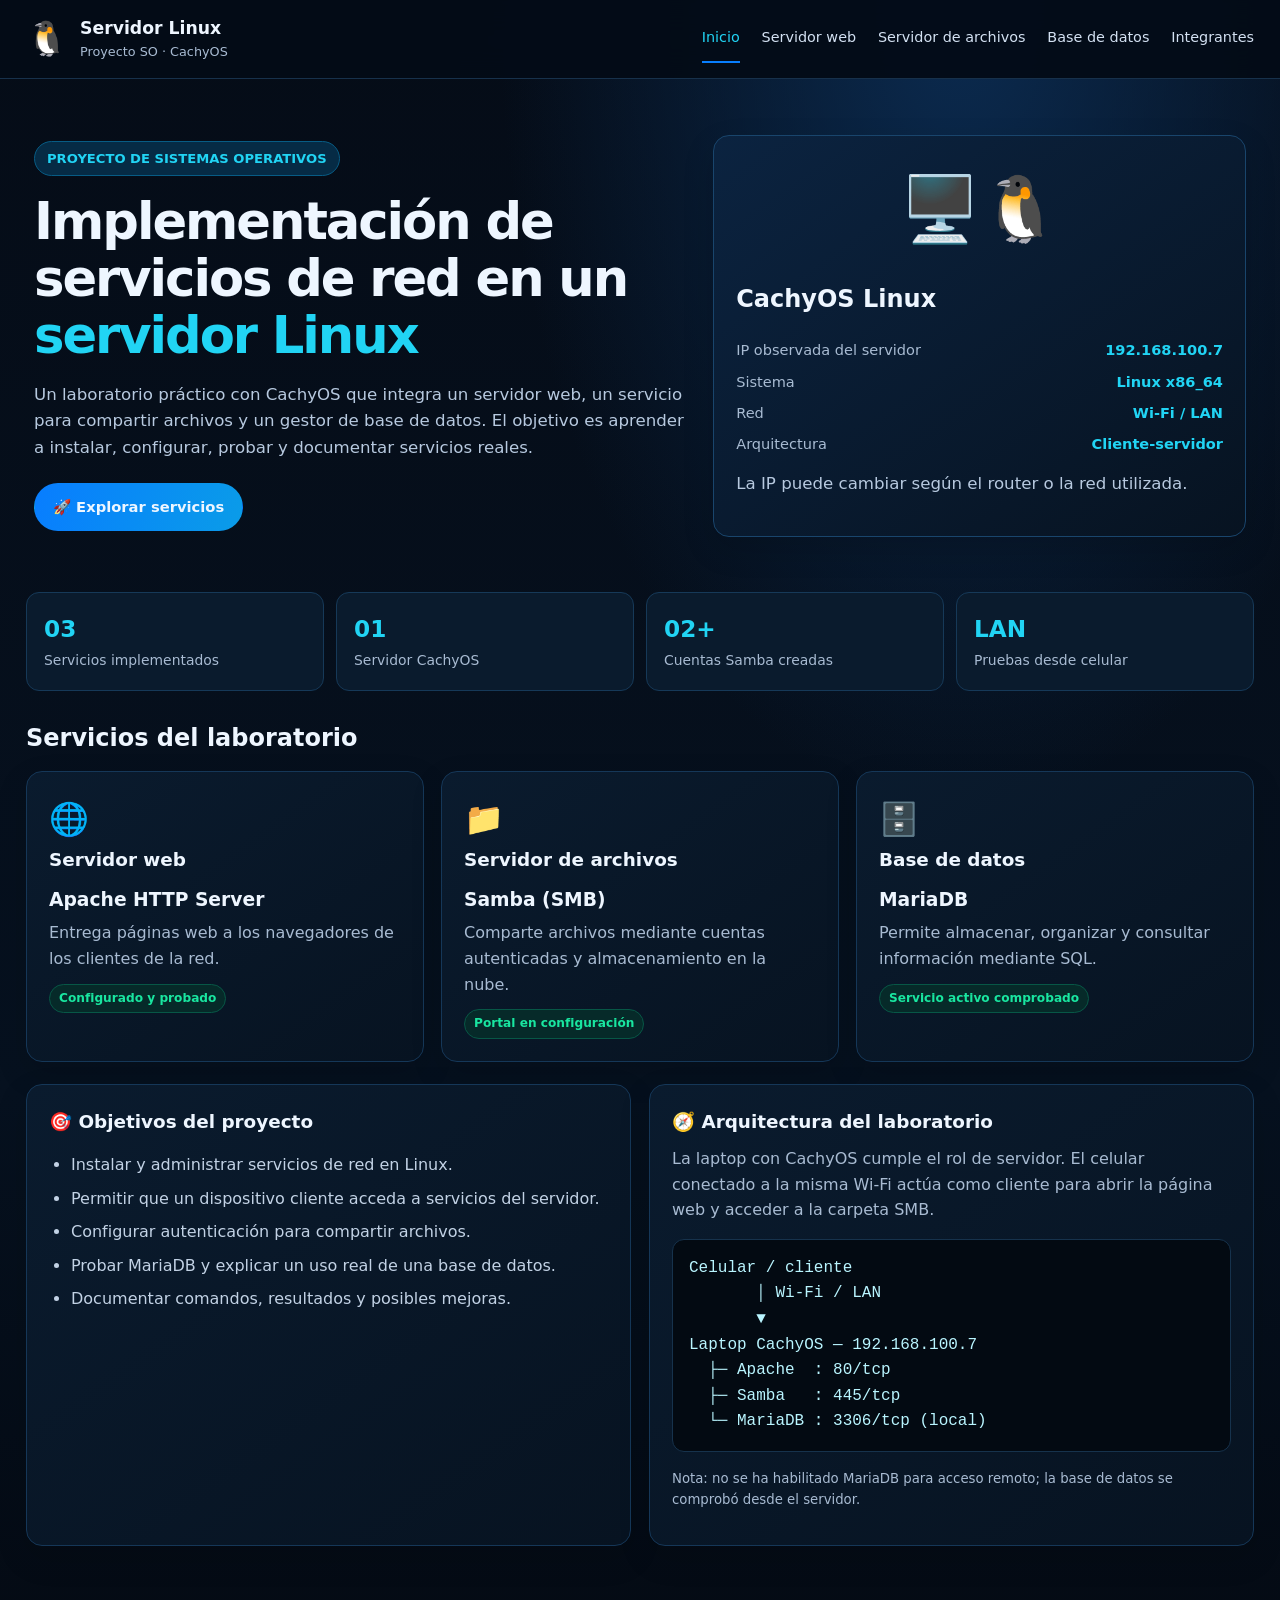
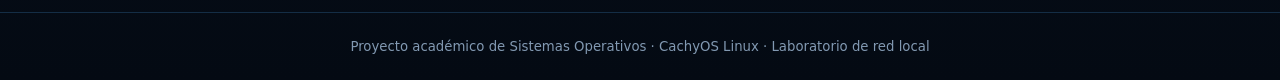
<file: index.html>
<!DOCTYPE html><html lang="es"><head><meta charset="UTF-8"><meta name="viewport" content="width=device-width, initial-scale=1"><meta name="theme-color" content="#050c17"><title>Inicio | Proyecto CachyOS</title><link rel="stylesheet" href="styles.css"></head><body><header class="topbar"><nav class="nav"><a class="brand" href="index.html"><span class="penguin">🐧</span><span><strong>Servidor Linux</strong><small>Proyecto SO · CachyOS</small></span></a><div class="navlinks"><a class="active" href="index.html">Inicio</a><a class="" href="web.html">Servidor web</a><a class="" href="archivos.html">Servidor de archivos</a><a class="" href="bd.html">Base de datos</a><a class="" href="integrantes.html">Integrantes</a></div></nav></header><main class="wrap">
<section class="hero"><div><span class="tag">PROYECTO DE SISTEMAS OPERATIVOS</span><h1>Implementación de servicios de red en un <span class="accent">servidor Linux</span></h1><p>Un laboratorio práctico con CachyOS que integra un servidor web, un servicio para compartir archivos y un gestor de base de datos. El objetivo es aprender a instalar, configurar, probar y documentar servicios reales.</p><div class="actions"><a class="btn primary" href="web.html">🚀 Explorar servicios</a></div></div><aside class="serverbox"><div class="servericon">🖥️🐧</div><h2>CachyOS Linux</h2><div class="info"><span>IP observada del servidor</span><strong>192.168.100.7</strong><span>Sistema</span><strong>Linux x86_64</strong><span>Red</span><strong>Wi‑Fi / LAN</strong><span>Arquitectura</span><strong>Cliente-servidor</strong></div><p class="navhint">La IP puede cambiar según el router o la red utilizada.</p></aside></section>
<div class="statgrid"><div class="stat"><strong>03</strong><span>Servicios implementados</span></div><div class="stat"><strong>01</strong><span>Servidor CachyOS</span></div><div class="stat"><strong>02+</strong><span>Cuentas Samba creadas</span></div><div class="stat"><strong>LAN</strong><span>Pruebas desde celular</span></div></div>
<h2 class="section-title">Servicios del laboratorio</h2><section class="grid3"><a class="card" href="web.html"><div class="icon">🌐</div><h2>Servidor web</h2><h3>Apache HTTP Server</h3><p>Entrega páginas web a los navegadores de los clientes de la red.</p><span class="status">Configurado y probado</span></a><a class="card" href="archivos.html"><div class="icon">📁</div><h2>Servidor de archivos</h2><h3>Samba (SMB)</h3><p>Comparte archivos mediante cuentas autenticadas y almacenamiento en la nube.</p><span class="status">Portal en configuración</span></a><a class="card" href="bd.html"><div class="icon">🗄️</div><h2>Base de datos</h2><h3>MariaDB</h3><p>Permite almacenar, organizar y consultar información mediante SQL.</p><span class="status">Servicio activo comprobado</span></a></section>
<section class="grid2"><article class="panel"><h2>🎯 Objetivos del proyecto</h2><ul class="list"><li>Instalar y administrar servicios de red en Linux.</li><li>Permitir que un dispositivo cliente acceda a servicios del servidor.</li><li>Configurar autenticación para compartir archivos.</li><li>Probar MariaDB y explicar un uso real de una base de datos.</li><li>Documentar comandos, resultados y posibles mejoras.</li></ul></article><article class="panel"><h2>🧭 Arquitectura del laboratorio</h2><p>La laptop con CachyOS cumple el rol de servidor. El celular conectado a la misma Wi‑Fi actúa como cliente para abrir la página web y acceder a la carpeta SMB.</p><pre>Celular / cliente
       │ Wi‑Fi / LAN
       ▼
Laptop CachyOS — 192.168.100.7
  ├─ Apache  : 80/tcp
  ├─ Samba   : 445/tcp
  └─ MariaDB : 3306/tcp (local)</pre><p class="small">Nota: no se ha habilitado MariaDB para acceso remoto; la base de datos se comprobó desde el servidor.</p></article></section>
</main><footer class="footer">Proyecto académico de Sistemas Operativos · CachyOS Linux · Laboratorio de red local</footer></body></html>
</file>
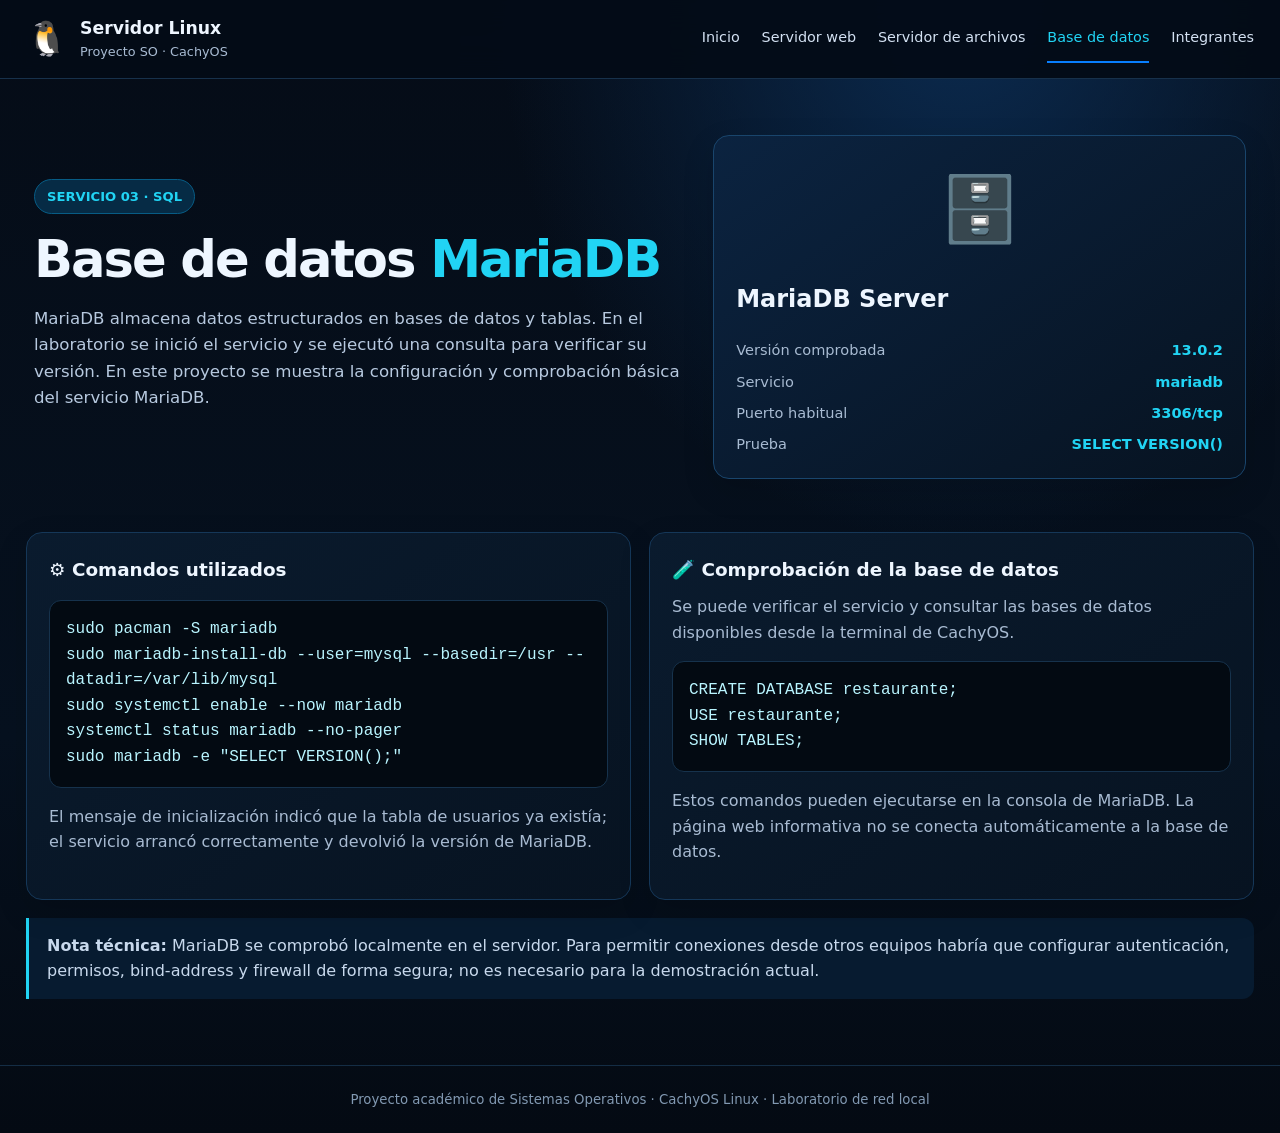
<file: bd.html>
<!DOCTYPE html><html lang="es"><head><meta charset="UTF-8"><meta name="viewport" content="width=device-width, initial-scale=1"><meta name="theme-color" content="#050c17"><title>Base de datos MariaDB | Proyecto CachyOS</title><link rel="stylesheet" href="styles.css"></head><body><header class="topbar"><nav class="nav"><a class="brand" href="index.html"><span class="penguin">🐧</span><span><strong>Servidor Linux</strong><small>Proyecto SO · CachyOS</small></span></a><div class="navlinks"><a class="" href="index.html">Inicio</a><a class="" href="web.html">Servidor web</a><a class="" href="archivos.html">Servidor de archivos</a><a class="active" href="bd.html">Base de datos</a><a class="" href="integrantes.html">Integrantes</a></div></nav></header><main class="wrap">
<section class="hero"><div><span class="tag">SERVICIO 03 · SQL</span><h1>Base de datos <span class="accent">MariaDB</span></h1><p>MariaDB almacena datos estructurados en bases de datos y tablas. En el laboratorio se inició el servicio y se ejecutó una consulta para verificar su versión. En este proyecto se muestra la configuración y comprobación básica del servicio MariaDB.</p><div class="actions"></div></div><aside class="serverbox"><div class="servericon">🗄️</div><h2>MariaDB Server</h2><div class="info"><span>Versión comprobada</span><strong>13.0.2</strong><span>Servicio</span><strong>mariadb</strong><span>Puerto habitual</span><strong>3306/tcp</strong><span>Prueba</span><strong>SELECT VERSION()</strong></div></aside></section>
<section class="grid2"><article class="panel"><h2>⚙️ Comandos utilizados</h2><pre>sudo pacman -S mariadb
sudo mariadb-install-db --user=mysql --basedir=/usr --datadir=/var/lib/mysql
sudo systemctl enable --now mariadb
systemctl status mariadb --no-pager
sudo mariadb -e "SELECT VERSION();"</pre><p>El mensaje de inicialización indicó que la tabla de usuarios ya existía; el servicio arrancó correctamente y devolvió la versión de MariaDB.</p></article><article class="panel"><h2>🧪 Comprobación de la base de datos</h2><p>Se puede verificar el servicio y consultar las bases de datos disponibles desde la terminal de CachyOS.</p><pre>CREATE DATABASE restaurante;
USE restaurante;
SHOW TABLES;</pre><p>Estos comandos pueden ejecutarse en la consola de MariaDB. La página web informativa no se conecta automáticamente a la base de datos.</p></article></section>
<div class="callout"><strong>Nota técnica:</strong> MariaDB se comprobó localmente en el servidor. Para permitir conexiones desde otros equipos habría que configurar autenticación, permisos, bind-address y firewall de forma segura; no es necesario para la demostración actual.</div>
</main><footer class="footer">Proyecto académico de Sistemas Operativos · CachyOS Linux · Laboratorio de red local</footer></body></html>
</file>
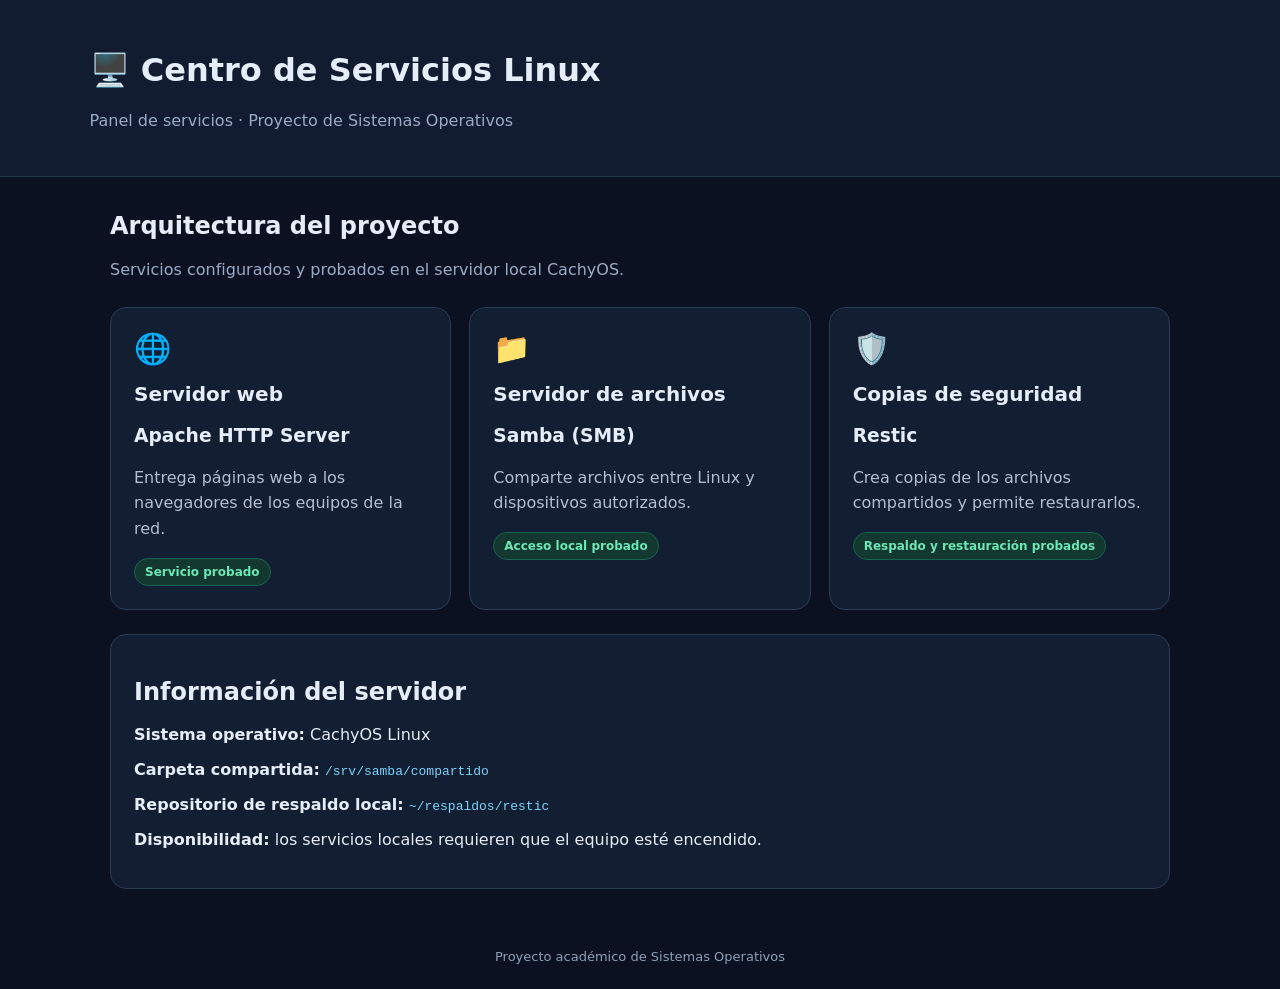
<file: estado.html>
<!DOCTYPE html>
<html lang="es">
<head>
<meta charset="UTF-8">
<meta name="viewport" content="width=device-width, initial-scale=1">
<title>Centro de Servicios Linux</title>
<style>
* { box-sizing: border-box; }
body {
  margin: 0;
  font-family: system-ui, sans-serif;
  background: #0b1120;
  color: #e5edf8;
}
header {
  padding: 30px 7%;
  background: #111c30;
  border-bottom: 1px solid #263751;
}
header p, .intro p { color: #9aacc5; }
main { max-width: 1100px; margin: 35px auto; padding: 0 20px; }
.intro { margin-bottom: 28px; }
.grid {
  display: grid;
  grid-template-columns: repeat(auto-fit, minmax(230px, 1fr));
  gap: 18px;
}
.card, .info {
  background: #121e31;
  border: 1px solid #2a3b56;
  border-radius: 16px;
  padding: 23px;
}
.icon { font-size: 30px; }
.card h2 { font-size: 20px; }
.card p { color: #b0bfd3; line-height: 1.6; }
.status {
  display: inline-block;
  background: #12382f;
  color: #6ee7b7;
  border: 1px solid #17634f;
  border-radius: 30px;
  padding: 6px 10px;
  font-size: 12px;
  font-weight: 700;
}
.info { margin-top: 24px; }
code { color: #7dd3fc; overflow-wrap: anywhere; }
footer { padding: 25px; text-align: center; color: #8ea0b8; font-size: 13px; }
</style>
</head>
<body>
<header>
  <h1>🖥️ Centro de Servicios Linux</h1>
  <p>Panel de servicios · Proyecto de Sistemas Operativos</p>
</header>
<main>
  <section class="intro">
    <h2>Arquitectura del proyecto</h2>
    <p>Servicios configurados y probados en el servidor local CachyOS.</p>
  </section>
  <section class="grid">
    <article class="card">
      <div class="icon">🌐</div>
      <h2>Servidor web</h2>
      <h3>Apache HTTP Server</h3>
      <p>Entrega páginas web a los navegadores de los equipos de la red.</p>
      <span class="status">Servicio probado</span>
    </article>
    <article class="card">
      <div class="icon">📁</div>
      <h2>Servidor de archivos</h2>
      <h3>Samba (SMB)</h3>
      <p>Comparte archivos entre Linux y dispositivos autorizados.</p>
      <span class="status">Acceso local probado</span>
    </article>
    <article class="card">
      <div class="icon">🛡️</div>
      <h2>Copias de seguridad</h2>
      <h3>Restic</h3>
      <p>Crea copias de los archivos compartidos y permite restaurarlos.</p>
      <span class="status">Respaldo y restauración probados</span>
    </article>
  </section>
  <section class="info">
    <h2>Información del servidor</h2>
    <p><strong>Sistema operativo:</strong> CachyOS Linux</p>
    <p><strong>Carpeta compartida:</strong> <code>/srv/samba/compartido</code></p>
    <p><strong>Repositorio de respaldo local:</strong> <code>~/respaldos/restic</code></p>
    <p><strong>Disponibilidad:</strong> los servicios locales requieren que el equipo esté encendido.</p>
  </section>
</main>
<footer>Proyecto académico de Sistemas Operativos</footer>
</body>
</html>
</file>
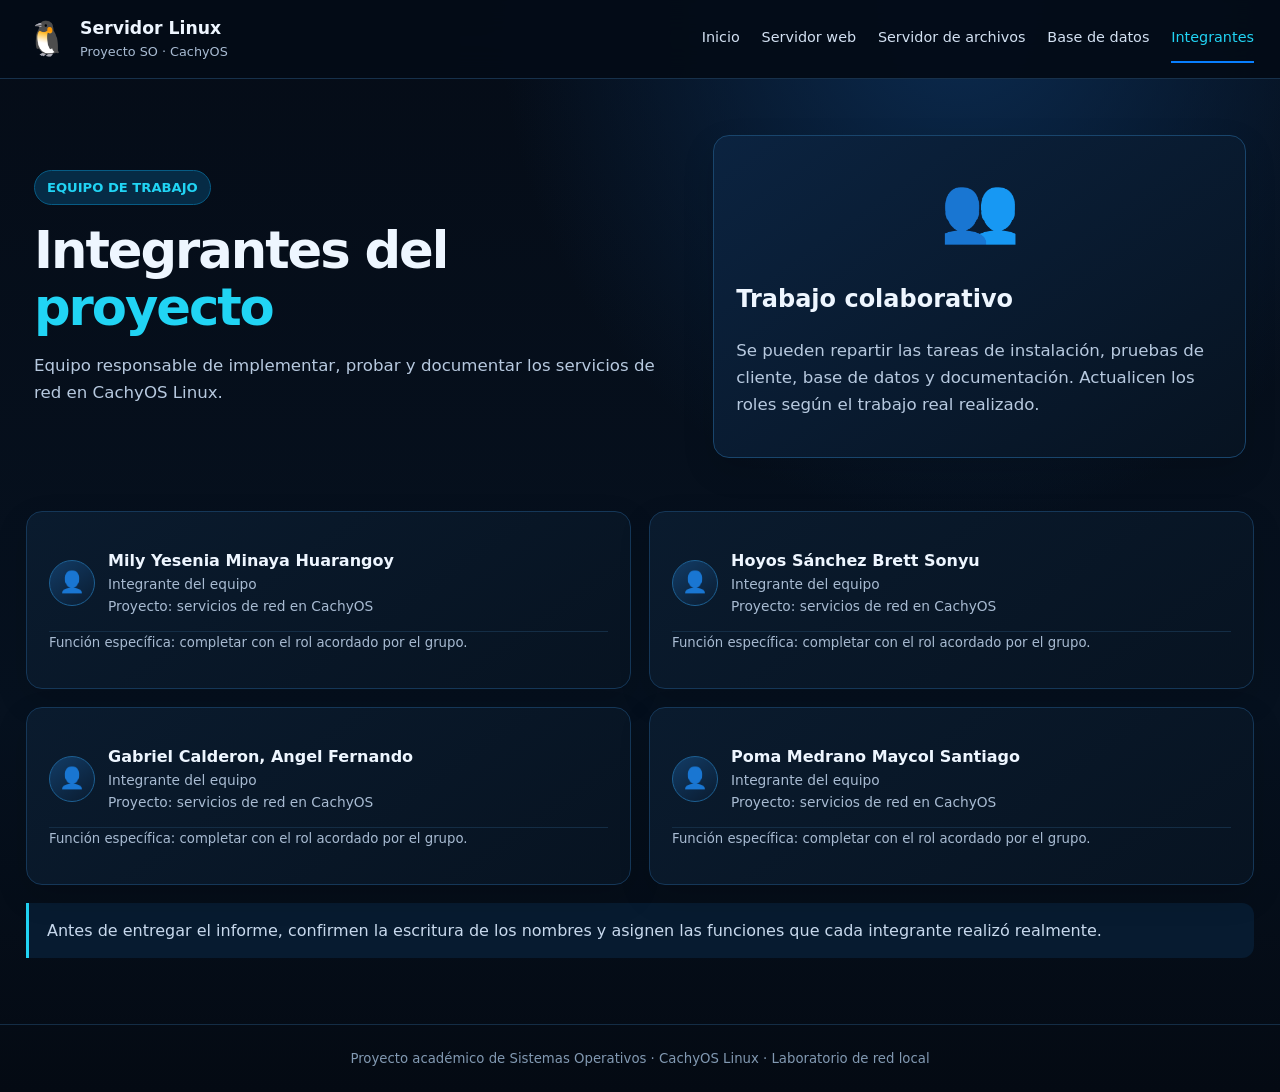
<file: integrantes.html>
<!DOCTYPE html><html lang="es"><head><meta charset="UTF-8"><meta name="viewport" content="width=device-width, initial-scale=1"><meta name="theme-color" content="#050c17"><title>Integrantes | Proyecto CachyOS</title><link rel="stylesheet" href="styles.css"></head><body><header class="topbar"><nav class="nav"><a class="brand" href="index.html"><span class="penguin">🐧</span><span><strong>Servidor Linux</strong><small>Proyecto SO · CachyOS</small></span></a><div class="navlinks"><a class="" href="index.html">Inicio</a><a class="" href="web.html">Servidor web</a><a class="" href="archivos.html">Servidor de archivos</a><a class="" href="bd.html">Base de datos</a><a class="active" href="integrantes.html">Integrantes</a></div></nav></header><main class="wrap"><section class="hero"><div><span class="tag">EQUIPO DE TRABAJO</span><h1>Integrantes del <span class="accent">proyecto</span></h1><p>Equipo responsable de implementar, probar y documentar los servicios de red en CachyOS Linux.</p></div><aside class="serverbox"><div class="servericon">👥</div><h2>Trabajo colaborativo</h2><p>Se pueden repartir las tareas de instalación, pruebas de cliente, base de datos y documentación. Actualicen los roles según el trabajo real realizado.</p></aside></section><section class="grid2"><article class="card"><div class="member"><div class="avatar">👤</div><div><strong>Mily Yesenia Minaya Huarangoy</strong><span>Integrante del equipo</span><span>Proyecto: servicios de red en CachyOS</span></div></div><p class="muted small">Función específica: completar con el rol acordado por el grupo.</p></article><article class="card"><div class="member"><div class="avatar">👤</div><div><strong>Hoyos Sánchez Brett Sonyu</strong><span>Integrante del equipo</span><span>Proyecto: servicios de red en CachyOS</span></div></div><p class="muted small">Función específica: completar con el rol acordado por el grupo.</p></article><article class="card"><div class="member"><div class="avatar">👤</div><div><strong>Gabriel Calderon, Angel Fernando</strong><span>Integrante del equipo</span><span>Proyecto: servicios de red en CachyOS</span></div></div><p class="muted small">Función específica: completar con el rol acordado por el grupo.</p></article><article class="card"><div class="member"><div class="avatar">👤</div><div><strong>Poma Medrano Maycol Santiago</strong><span>Integrante del equipo</span><span>Proyecto: servicios de red en CachyOS</span></div></div><p class="muted small">Función específica: completar con el rol acordado por el grupo.</p></article></section><div class="callout">Antes de entregar el informe, confirmen la escritura de los nombres y asignen las funciones que cada integrante realizó realmente.</div></main><footer class="footer">Proyecto académico de Sistemas Operativos · CachyOS Linux · Laboratorio de red local</footer></body></html>
</file>
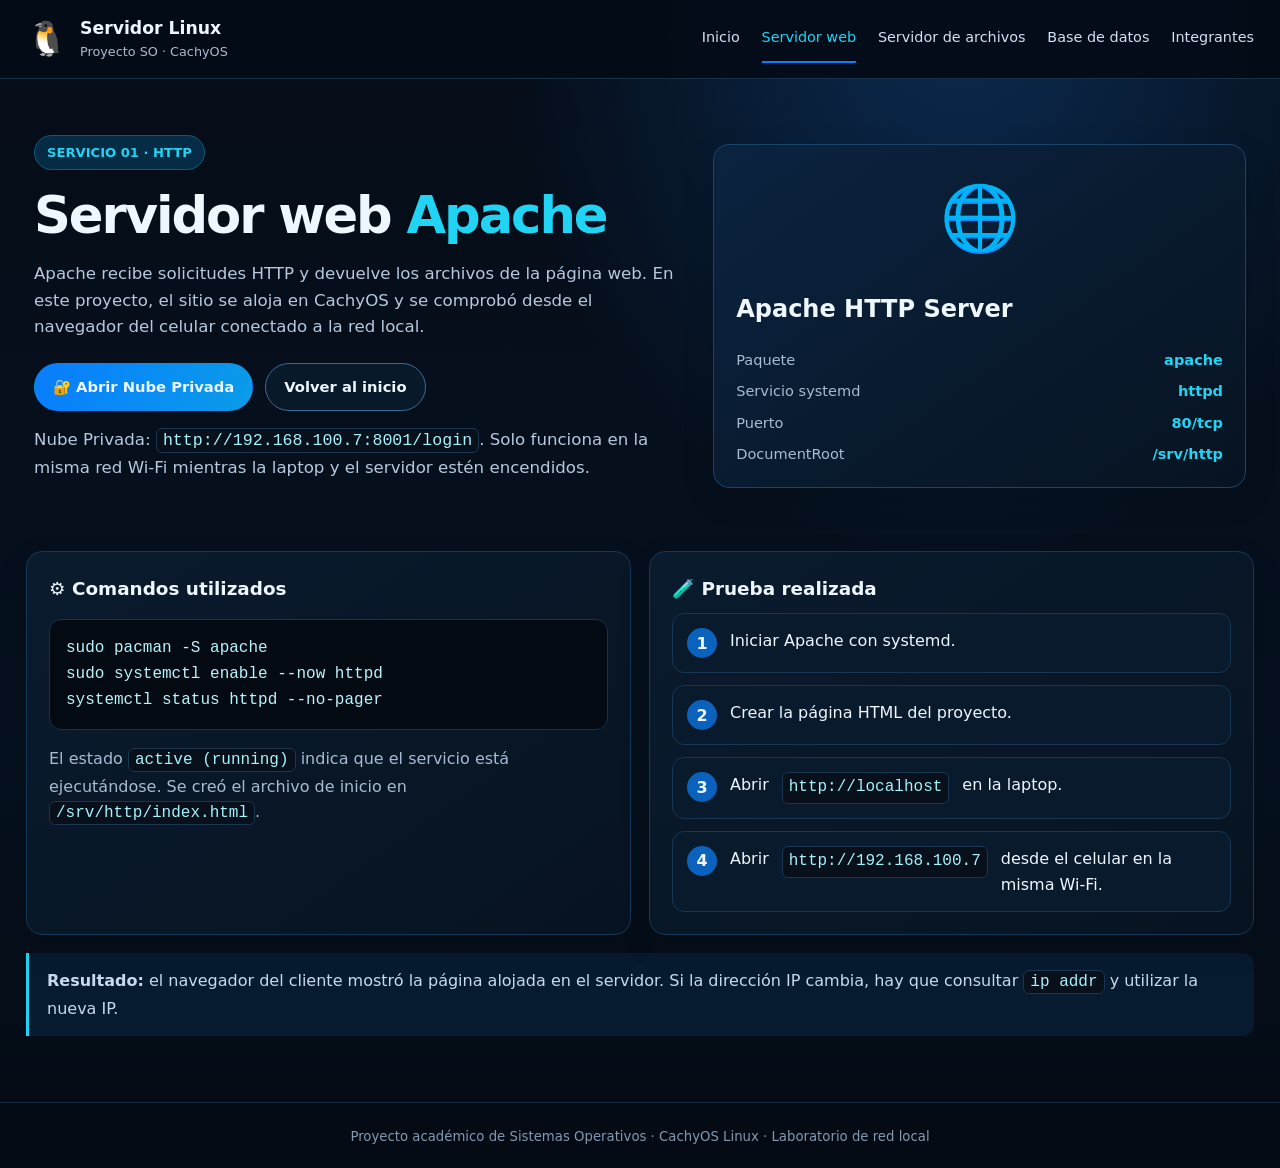
<file: web.html>
<!DOCTYPE html><html lang="es"><head><meta charset="UTF-8"><meta name="viewport" content="width=device-width, initial-scale=1"><meta name="theme-color" content="#050c17"><title>Servidor web Apache | Proyecto CachyOS</title><link rel="stylesheet" href="styles.css"></head><body><header class="topbar"><nav class="nav"><a class="brand" href="index.html"><span class="penguin">🐧</span><span><strong>Servidor Linux</strong><small>Proyecto SO · CachyOS</small></span></a><div class="navlinks"><a class="" href="index.html">Inicio</a><a class="active" href="web.html">Servidor web</a><a class="" href="archivos.html">Servidor de archivos</a><a class="" href="bd.html">Base de datos</a><a class="" href="integrantes.html">Integrantes</a></div></nav></header><main class="wrap">
<section class="hero"><div><span class="tag">SERVICIO 01 · HTTP</span><h1>Servidor web <span class="accent">Apache</span></h1><p>Apache recibe solicitudes HTTP y devuelve los archivos de la página web. En este proyecto, el sitio se aloja en CachyOS y se comprobó desde el navegador del celular conectado a la red local.</p><div class="actions"><a class="btn primary" href="http://192.168.100.7:8001/login" target="_blank" rel="noopener">🔐 Abrir Nube Privada</a><a class="btn" href="index.html">Volver al inicio</a></div><p class="muted">Nube Privada: <code>http://192.168.100.7:8001/login</code>. Solo funciona en la misma red Wi-Fi mientras la laptop y el servidor estén encendidos.</p></div><aside class="serverbox"><div class="servericon">🌐</div><h2>Apache HTTP Server</h2><div class="info"><span>Paquete</span><strong>apache</strong><span>Servicio systemd</span><strong>httpd</strong><span>Puerto</span><strong>80/tcp</strong><span>DocumentRoot</span><strong>/srv/http</strong></div></aside></section>
<section class="grid2"><article class="panel"><h2>⚙️ Comandos utilizados</h2><pre>sudo pacman -S apache
sudo systemctl enable --now httpd
systemctl status httpd --no-pager</pre><p>El estado <code>active (running)</code> indica que el servicio está ejecutándose. Se creó el archivo de inicio en <code>/srv/http/index.html</code>.</p></article><article class="panel"><h2>🧪 Prueba realizada</h2><div class="steps"><div class="step">Iniciar Apache con systemd.</div><div class="step">Crear la página HTML del proyecto.</div><div class="step">Abrir <code>http://localhost</code> en la laptop.</div><div class="step">Abrir <code>http://192.168.100.7</code> desde el celular en la misma Wi‑Fi.</div></div></article></section>
<div class="callout"><strong>Resultado:</strong> el navegador del cliente mostró la página alojada en el servidor. Si la dirección IP cambia, hay que consultar <code>ip addr</code> y utilizar la nueva IP.</div>
</main><footer class="footer">Proyecto académico de Sistemas Operativos · CachyOS Linux · Laboratorio de red local</footer></body></html>
</file>
<file: styles.css>
:root{--bg:#050c17;--panel:#08182a;--panel2:#0b2037;--line:#153758;--text:#eef6ff;--muted:#a8bbd2;--blue:#087fff;--cyan:#21d4f4;--green:#19e6a0;--purple:#ad85ff;--orange:#ffb45c}
*{box-sizing:border-box}html{scroll-behavior:smooth}body{margin:0;background:radial-gradient(ellipse at 75% 0%,#0b2b50 0,transparent 34%),linear-gradient(180deg,#050c17,#06111f 65%,#040a13);color:var(--text);font-family:Inter,ui-sans-serif,system-ui,-apple-system,"Segoe UI",sans-serif;line-height:1.6}a{color:inherit;text-decoration:none}.topbar{position:sticky;top:0;z-index:10;background:rgba(4,12,23,.96);backdrop-filter:blur(16px);border-bottom:1px solid #17314b}.nav{max-width:1450px;margin:auto;min-height:72px;padding:12px 26px;display:flex;align-items:center;justify-content:space-between;gap:22px}.brand{display:flex;align-items:center;gap:12px;min-width:200px}.penguin{font-size:2.1rem}.brand strong{display:block;font-size:1.08rem}.brand small{display:block;color:var(--muted);font-size:.8rem}.navlinks{display:flex;gap:clamp(10px,1.7vw,25px);align-items:center;flex-wrap:wrap;font-size:.9rem;color:#d3e1f2}.navlinks a{padding:12px 0;border-bottom:2px solid transparent}.navlinks a:hover,.navlinks a.active{color:var(--cyan);border-color:var(--blue)}.wrap{max-width:1320px;margin:auto;padding:28px 26px 48px}.hero{display:grid;grid-template-columns:1.1fr .9fr;gap:28px;align-items:center;padding:28px 8px 35px}.tag{display:inline-flex;background:#062b45;border:1px solid #075c85;color:var(--cyan);padding:6px 12px;border-radius:999px;font-size:.82rem;font-weight:750}.hero h1{font-size:clamp(2.1rem,4vw,3.5rem);line-height:1.12;letter-spacing:-.04em;margin:17px 0}.accent{color:var(--cyan)}.hero p,.lead{font-size:1.04rem;color:#b7c9df;max-width:760px}.actions{display:flex;gap:12px;flex-wrap:wrap;margin-top:22px}.btn{display:inline-flex;align-items:center;gap:9px;border-radius:28px;padding:11px 18px;border:1px solid #3b6b94;background:#08192a;font-weight:700;font-size:.92rem}.btn.primary{background:linear-gradient(110deg,#087dff,#0a9ce8);border-color:transparent}.serverbox,.panel,.card{border:1px solid var(--line);background:linear-gradient(145deg,#0a1b2e,#071321);border-radius:16px;padding:22px;box-shadow:0 12px 32px #0002}.serverbox{border-color:#19456c;background:linear-gradient(145deg,#0b2340,#071321)}.servericon{font-size:4rem;text-align:center}.info{display:grid;grid-template-columns:1fr auto;gap:8px;color:var(--muted);font-size:.91rem}.info strong{color:var(--cyan);text-align:right}.grid3{display:grid;grid-template-columns:repeat(3,minmax(0,1fr));gap:17px;margin:12px 0 22px}.grid2{display:grid;grid-template-columns:repeat(2,minmax(0,1fr));gap:18px;margin:18px 0}.card h2,.panel h2{font-size:1.15rem;margin:0 0 10px}.card h3{margin:6px 0}.card p,.panel p{color:var(--muted);margin:0 0 12px}.icon{font-size:2rem}.status{display:inline-block;color:var(--green);background:#062a29;border:1px solid #075746;border-radius:20px;padding:4px 9px;font-size:.76rem;font-weight:800}.section-title{margin:28px 0 14px;font-size:1.5rem}.muted{color:var(--muted)}.list{padding-left:22px;color:#c2d2e5}.list li{margin:8px 0}.statgrid{display:grid;grid-template-columns:repeat(4,1fr);gap:12px;margin:20px 0}.stat{background:#0a1b2d;border:1px solid #163958;border-radius:13px;padding:17px}.stat strong{display:block;font-size:1.45rem;color:var(--cyan)}.stat span{color:var(--muted);font-size:.87rem}.tablewrap{overflow-x:auto;border:1px solid var(--line);border-radius:12px;margin:15px 0}table{width:100%;border-collapse:collapse;min-width:560px}th,td{text-align:left;padding:12px 14px;border-bottom:1px solid #16324c}th{background:#0b2138;color:var(--cyan)}td{color:#d4e2f1}tr:last-child td{border-bottom:0}code,pre{font-family:ui-monospace,SFMono-Regular,Consolas,monospace}code{color:#a5f3fc;background:#07101b;border:1px solid #1b3650;padding:2px 6px;border-radius:6px}pre{white-space:pre-wrap;overflow-x:auto;color:#b9f5ff;background:#030a12;border:1px solid #16324c;border-radius:12px;padding:16px}.callout{border-left:3px solid var(--cyan);background:#071b30;padding:15px 18px;border-radius:0 12px 12px 0;color:#c8d9ed;margin:18px 0}.steps{counter-reset:step;display:grid;gap:12px}.step{counter-increment:step;display:flex;gap:13px;align-items:flex-start;background:#091a2c;border:1px solid #163653;padding:14px;border-radius:12px}.step:before{content:counter(step);display:grid;place-items:center;min-width:30px;height:30px;border-radius:50%;background:#0b62bd;font-weight:800}.member{display:flex;gap:13px;align-items:center;padding:14px 0;border-bottom:1px solid #142d45}.member:last-child{border:0}.avatar{width:46px;height:46px;border:1px solid #1d6093;background:linear-gradient(145deg,#123c66,#0a1b2f);border-radius:50%;display:grid;place-items:center;font-size:1.3rem}.member strong{display:block}.member span{display:block;color:var(--muted);font-size:.86rem}.footer{border-top:1px solid #142d45;text-align:center;color:#8299b2;padding:23px;font-size:.83rem}.badge{color:var(--orange);border:1px solid #805322;background:#291c0d;padding:4px 9px;border-radius:999px;font-size:.78rem}.food{font-size:2rem}.service-line{display:flex;justify-content:space-between;gap:12px;padding:12px 0;border-bottom:1px solid #15304a}.service-line:last-child{border:0}.service-line span{color:var(--muted)}.small{font-size:.83rem}.navhint{color:#8ea7c2;font-size:.8rem;margin-top:15px}
@media(max-width:900px){.nav{align-items:flex-start;flex-direction:column}.hero{grid-template-columns:1fr}.grid3{grid-template-columns:1fr}.grid2{grid-template-columns:1fr}.statgrid{grid-template-columns:repeat(2,1fr)}}
@media(max-width:520px){.wrap{padding:18px 14px 32px}.nav{padding:12px 15px}.navlinks{gap:12px;font-size:.82rem}.serverbox,.panel,.card{padding:17px}.statgrid{grid-template-columns:1fr 1fr}.hero{padding:20px 0}.hero h1{font-size:2.2rem}}
</file>
